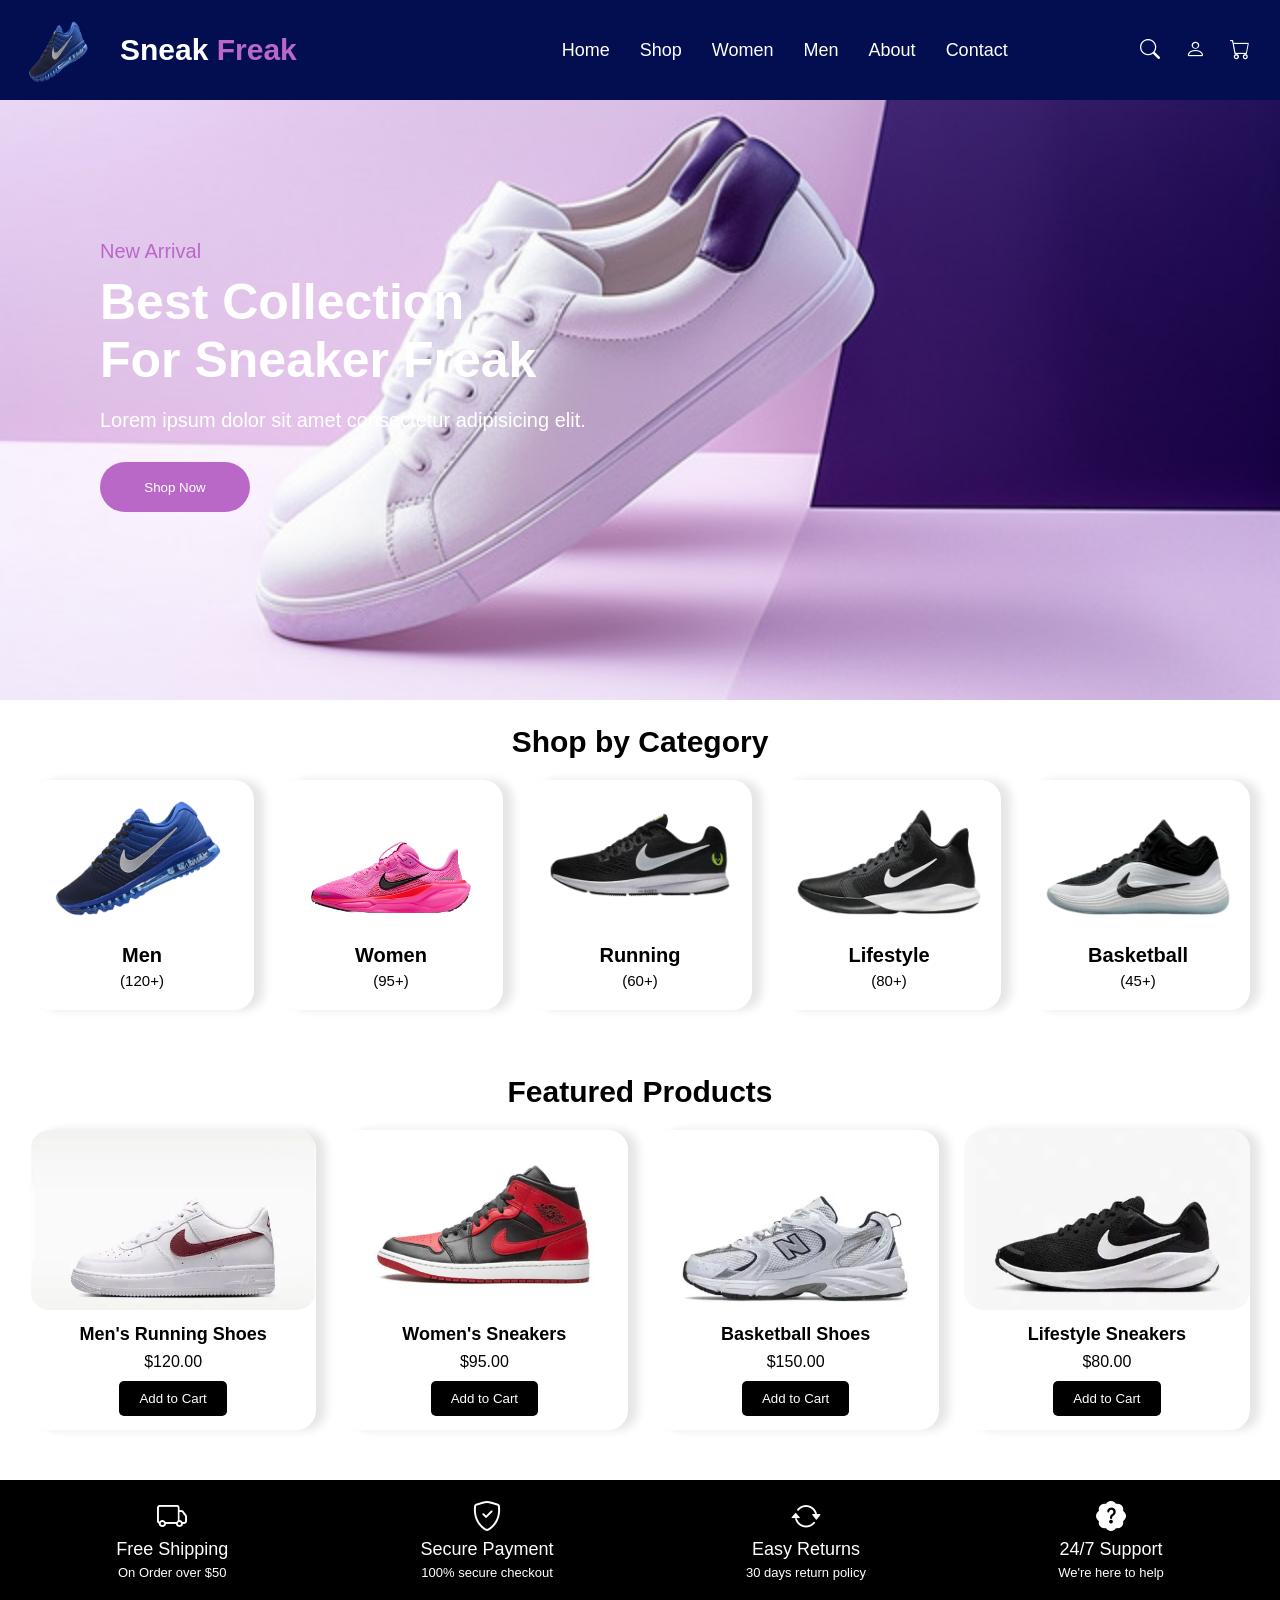
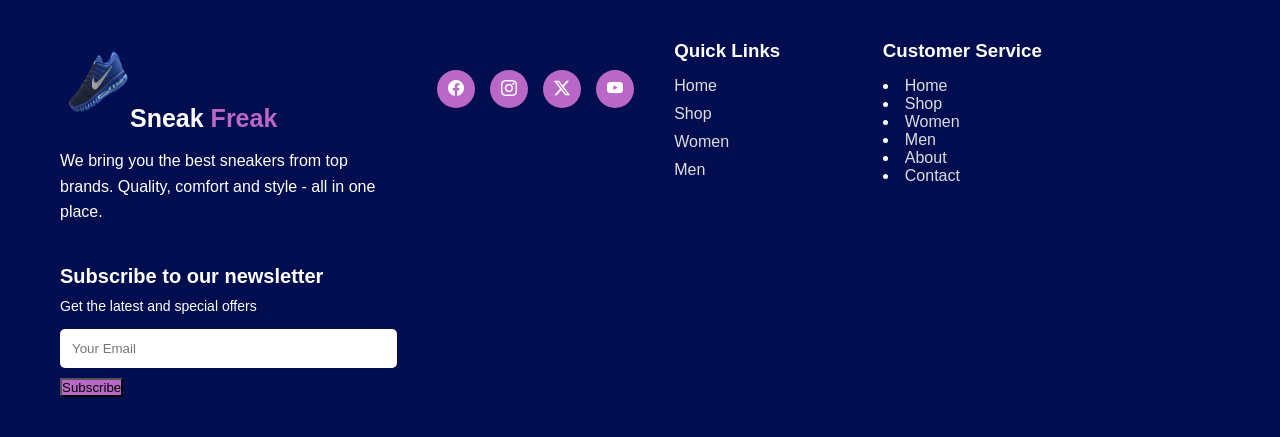
<file: index.html>
<!DOCTYPE html>
<html lang="en">
<head>
    <meta charset="UTF-8">
    <meta name="viewport" content="width=device-width, initial-scale=1.0">
    <link rel="stylesheet" href="style.css">
    <script src="https://ajax.googleapis.com/ajax/libs/jquery/3.7.1/jquery.min.js"></script>
    <link rel="stylesheet"href="https://cdn.jsdelivr.net/npm/bootstrap-icons@1.13.1/font/bootstrap-icons.min.css">

    <title>Sneak Freak</title>
</head>

<body>

<!-- ================= TOP BAR ================= -->
<div class="top-bar">

    <img src="image/img1.png" alt="Logo">

    <h1>
        Sneak <span>Freak</span>
    </h1>

    <!-- MENU -->
    <ul id="top">

        <i id="cross" class="bi bi-x-lg"></i>

        <li><a href="index.html">Home</a></li>
        <li><a href="shop.html">Shop</a></li>
        <li><a href="">Women</a></li>
        <li><a href="">Men</a></li>
        <li><a href="">About</a></li>
        <li><a href="">Contact</a></li>

    </ul>

    <!-- ICONS -->
    <div class="conter-icon">

        <i class="bi bi-search"></i>
        <i class="bi bi-person"></i>
        <i class="bi bi-cart"></i>

        <!-- THREE LINE MENU -->
        <i id="mean" class="bi bi-list"></i>

    </div>

</div>


<!-- ================= HERO ================= -->
<div class="hero-section">

    <span>New Arrival</span>

    <h1>
        Best Collection <br>
        For Sneaker Freak
    </h1>

    <p>
        Lorem ipsum dolor sit amet consectetur adipisicing elit.
        <br>

        <button>Shop Now</button>
    </p>

</div>


<!-- ================= CATEGORY ================= -->
<div class="Sneaker-Card">

    <h1>Shop by Category</h1>

    <div class="porduct-one">
        <img src="image/img1.png">
        <h2>Men</h2>
        <span>(120+)</span>
    </div>

    <div class="porduct-two">
        <img src="image/img3.png">
        <h2>Women</h2>
        <span>(95+)</span>
    </div>

    <div class="porduct-three">
        <img src="image/img4.png">
        <h2>Running</h2>
        <span>(60+)</span>
    </div>

    <div class="porduct-four">
        <img src="image/img5.png">
        <h2>Lifestyle</h2>
        <span>(80+)</span>
    </div>

    <div class="porduct-five">
        <img src="image/img6.png">
        <h2>Basketball</h2>
        <span>(45+)</span>
    </div>

</div>


<!-- ================= PRODUCTS ================= -->
<div class="Add-card">

    <h2>Featured Products</h2>

    <div class="card-one">
        <img src="image/img7.webp">
        <h3>Men's Running Shoes</h3>
        <span>$120.00</span>
        <button class="btn">Add to Cart</button>
    </div>

    <div class="card-two">
        <img src="image/img8.webp">
        <h3>Women's Sneakers</h3>
        <span>$95.00</span>
        <button class="btn">Add to Cart</button>
    </div>

    <div class="card-three">
        <img src="image/img9.webp">
        <h3>Basketball Shoes</h3>
        <span>$150.00</span>
        <button class="btn">Add to Cart</button>
    </div>

    <div class="card-four">
        <img src="image/img10.webp">
        <h3>Lifestyle Sneakers</h3>
        <span>$80.00</span>
        <button class="btn">Add to Cart</button>
    </div>

</div>


<!-- ================= FEATURES ================= -->
<div class="Sport">

    <div class="icon-two">
        <i class="bi bi-truck"></i>
        <span>Free Shipping</span>
        <p>On Order over $50</p>
    </div>

    <div class="icon-three">
        <i class="bi bi-shield-check"></i>
        <span>Secure Payment</span>
        <p>100% secure checkout</p>
    </div>

    <div class="icon-for">
        <i class="bi bi-arrow-repeat"></i>
        <span>Easy Returns</span>
        <p>30 days return policy</p>
    </div>

    <div class="icon-five">
        <i class="bi bi-patch-question-fill"></i>
        <span>24/7 Support</span>
        <p>We're here to help</p>
    </div>

</div>


<!-- ================= FOOTER ================= -->
<footer class="footer">

    <div class="footer-conter">

        <img src="image/img1.png">

        <h3>
            Sneak <span>Freak</span>
        </h3>

        <p>
            We bring you the best sneakers from
            top brands. Quality, comfort and style
            - all in one place.
        </p>

    </div>


    <div class="social-icons">

        <a href="#"><i class="bi bi-facebook"></i></a>
        <a href="#"><i class="bi bi-instagram"></i></a>
        <a href="#"><i class="bi bi-twitter-x"></i></a>
        <a href="#"><i class="bi bi-youtube"></i></a>

    </div>


    <div class="footer-box">

        <h3>Quick Links</h3>

        <a href="">Home</a>
        <a href="">Shop</a>
        <a href="">Women</a>
        <a href="">Men</a>

    </div>


    <div class="footer-two">

        <h3>Customer Service</h3>

        <li><a href="">Home</a></li>
        <li><a href="">Shop</a></li>
        <li><a href="">Women</a></li>
        <li><a href="">Men</a></li>
        <li><a href="">About</a></li>
        <li><a href="">Contact</a></li>

    </div>


    <div class="footer-contant">

        <h4>Subscribe to our newsletter</h4>

        <p>Get the latest and special offers</p>

        <input type="email" placeholder="Your Email">

        <button class="btn">Subscribe</button>

    </div>

</footer>


<!-- ================= JQUERY MENU ================= -->

<script>

$(document).ready(function(){

    // Three line click
    $("#mean").click(function(){

        $("#top").addClass("active");

    });


    // X click
    $("#cross").click(function(){

        $("#top").removeClass("active");

    });

});

</script>

</body>
</html>
</file>
<file: style.css>
* {
margin: 0;
padding: 0;
box-sizing: border-box;
}

body {
width: 100%;
overflow-x: hidden;
font-family: Arial, sans-serif;
}


/* ================= TOP BAR ================= */

.top-bar {
width: 100%;
height: 100px;
background-color: rgb(2, 14, 80);

display: flex;
align-items: center;

position: relative;
z-index: 1000;
}

.top-bar img {
width: 80px;
height: 80px;
margin-left: 20px;
}

.top-bar h1 {
color: white;
font-size: 30px;
margin-left: 20px;
}

.top-bar h1 span {
color: #BA68C8;
}


/* ================= NAV ================= */

.top-bar ul {
display: flex;
margin-left: 250px;
list-style: none;
}

.top-bar ul li {
padding: 10px 15px;
}

.top-bar ul li a {
color: white;
text-decoration: none;
font-size: 18px;
}

.top-bar ul li a:hover {
color: #BA68C8;
}


/* ================= ICONS ================= */

.conter-icon {
color: white;
display: flex;
align-items: center;
gap: 25px;
margin-left: auto;
margin-right: 30px;
}

.conter-icon i {
color: white;
font-size: 20px;
cursor: pointer;
}

#mean {
display: none;
}

#cross {
display: none;
}


/* ================= HERO ================= */

.hero-section {
width: 100%;
height: 600px;
background-image: url("image/img2.jpg");
background-size: cover;
background-position: center;
position: relative;
padding: 140px 0 0 100px;
}

.hero-section span {
color: #BA68C8;
font-size: 20px;
}

.hero-section h1 {
color: white;
font-size: 50px;
margin-top: 10px;
}

.hero-section p {
color: white;
font-size: 20px;
margin-top: 20px;
}

.hero-section button {
width: 150px;
height: 50px;
background-color: #BA68C8;
color: white;
border: none;
border-radius: 30px;
cursor: pointer;
margin-top: 30px;
}


/* ================= CATEGORY ================= */

.Sneaker-Card {
width: 100%;
min-height: 350px;
background-color: white;
display: flex;
align-items: center;
gap: 25px;
padding: 80px 30px 40px;
position: relative;
}

.Sneaker-Card > h1 {
position: absolute;
top: 25px;
left: 50%;
transform: translateX(-50%);
color: black;
font-size: 30px;
white-space: nowrap;
}


/* Category cards */

.porduct-one,
.porduct-two,
.porduct-three,
.porduct-four,
.porduct-five {
width: 20%;
height: 230px;
background-color: white;
border-radius: 20px;
box-shadow: 10px 0 10px rgba(0, 0, 0, 0.1);
transition: 0.5s;
overflow: hidden;
}

.porduct-one:hover,
.porduct-two:hover,
.porduct-three:hover,
.porduct-four:hover,
.porduct-five:hover {
transform: translateY(-10px);
}

.porduct-one img,
.porduct-two img,
.porduct-three img,
.porduct-four img,
.porduct-five img {
width: 100%;
height: 150px;
object-fit: cover;
border-radius: 20px;
}

.porduct-one h2,
.porduct-two h2,
.porduct-three h2,
.porduct-four h2,
.porduct-five h2 {
color: black;
font-size: 20px;
text-align: center;
margin-top: 10px;
}

.porduct-one span,
.porduct-two span,
.porduct-three span,
.porduct-four span,
.porduct-five span {
display: block;
color: black;
font-size: 15px;
text-align: center;
margin-top: 5px;
}

/* ================= FEATURED PRODUCTS ================= */

.Add-card {
width: 100%;
background-color: white;
display: flex;
align-items: center;
gap: 25px;
padding: 80px 30px 50px;
position: relative;
}

.Add-card > h2 {
position: absolute;
top: 25px;
left: 50%;
transform: translateX(-50%);
color: black;
font-size: 30px;
white-space: nowrap;
}


.card-one,
.card-two,
.card-three,
.card-four {
width: 25%;
min-height: 300px;
background-color: white;
border-radius: 20px;
box-shadow: 10px 0 10px rgba(0, 0, 0, 0.1);
transition: 0.5s;
overflow: hidden;
}

.card-one:hover,
.card-two:hover,
.card-three:hover,
.card-four:hover {
transform: translateY(-10px);
}

.Add-card img {
width: 100%;
height: 180px;
object-fit: cover;
border-radius: 20px;
}


.Add-card h3 {
color: black;
font-size: 18px;
text-align: center;
margin-top: 10px;
}

.Add-card span {
display: block;
color: black;
text-align: center;
margin-top: 8px;
}


.Add-card button {
display: block;
margin: 10px auto;
color: white;
background-color: black;
border: none;
padding: 10px 20px;
border-radius: 5px;
cursor: pointer;
}


/* ================= SPORT ================= */

.Sport {
width: 100%;
min-height: 120px;
background-color: black;
display: flex;
align-items: center;
justify-content: space-around;
padding: 20px;
}

.Sport > div {
color: white;
text-align: center;
}

.Sport i {
font-size: 30px;
display: block;
margin-bottom: 5px;
}

.Sport span {
color: white;
font-size: 18px;
}

.Sport p {
color: white;
font-size: 13px;
margin-top: 5px;
}


/* ================= FOOTER ================= */

.footer {
width: 100%;
min-height: 320px;
background-color: rgb(2, 14, 80);
color: white;
display: grid;
grid-template-columns: 2fr 1fr 1fr 2fr;
gap: 40px;
padding: 40px 60px;
}


/* Footer logo */

.footer-conter img {
width: 80px;
height: 80px;
}

.footer-conter h3 {
font-size: 25px;
margin-top: -20px;
margin-left: 70px;
}

.footer-conter h3 span {
color: #BA68C8;
}

.footer-conter p {
margin-top: 15px;
line-height: 1.6;
}


/* Social */

.social-icons {
display: flex;
gap: 15px;
margin-top: 30px;
}

.social-icons a {
width: 38px;
height: 38px;
display: flex;
justify-content: center;
align-items: center;
background-color: #BA68C8;
border-radius: 50%;
color: white;
text-decoration: none;
}

.social-icons a:hover {
background-color: white;
color: rgb(2, 14, 80);
}


/* Footer links */

.footer-box,
.footer-two {
display: flex;
flex-direction: column;
}

.footer-box h3,
.footer-two h3 {
margin-bottom: 15px;
}

.footer-box a,
.footer-two a {
color: #ddd;
text-decoration: none;
margin-bottom: 10px;
}

.footer-box a:hover,
.footer-two a:hover {
color: #BA68C8;
}

/* Newsletter */

.footer-contant h4 {
font-size: 20px;
}

.footer-contant p {
margin-top: 10px;
font-size: 14px;
}

.footer-contant input {
width: 100%;
padding: 12px;
margin-top: 15px;
border: none;
border-radius: 5px;
}

.footer-contant button {
margin-top: 10px;
background-color: #BA68C8;
}


/* ================================================= */
/* ================= MOBILE ========================= */
/* ================================================= */

@media screen and (max-width: 768px) {


    /* TOP BAR */

    .top-bar {

        height: 75px;

        padding: 0 15px;
    }

    .top-bar img {

        width: 55px;
        height: 55px;

        margin-left: 0;
    }

    .top-bar h1 {

        font-size: 23px;

        margin-left: 10px;
    }


    /* ICONS */

    .conter-icon {

        gap: 15px;

        margin-right: 0;
    }

    .conter-icon i {

        font-size: 18px;
    }


    /* THREE LINE SHOW */

    #mean {

        display: block;

        font-size: 25px;

        cursor: pointer;
    }


    /* MOBILE MENU */

    .top-bar ul {

        position: fixed;

        top: 0;
        right: -280px;

        width: 260px;
        height: 100vh;

        background-color: rgb(2, 14, 80);

        display: flex;

        flex-direction: column;

        padding-top: 80px;

        margin: 0;

        transition: 0.4s;

        z-index: 2000;
    }


    /* MENU OPEN */

    .top-bar ul.active {

        right: 0;
    }


    .top-bar ul li {

        display: block;

        padding: 18px 30px;

        border-bottom: 1px solid rgba(255,255,255,0.1);
    }


    .top-bar ul li a {

        font-size: 18px;
    }


    /* X BUTTON */

    #cross {

        display: block;

        position: absolute;

        top: 25px;
        right: 25px;

        color: white;

        font-size: 22px;

        cursor: pointer;
    }


    /* HERO */

    .hero-section {

        height: 500px;

        padding: 100px 25px 0;

        background-position: center;
    }

    .hero-section span {

        font-size: 16px;
    }

    .hero-section h1 {

        font-size: 35px;

        line-height: 1.2;
    }

    .hero-section p {

        font-size: 16px;
    }

    .hero-section button {

        margin-top: 25px;
    }


    /* CATEGORY */

    .Sneaker-Card {

        min-height: auto;

        display: grid;

        grid-template-columns: repeat(2, 1fr);

        gap: 15px;

        padding: 80px 15px 30px;
    }


    .Sneaker-Card > h1 {

        font-size: 24px;

        top: 30px;
    }


    .porduct-one,
    .porduct-two,
    .porduct-three,
    .porduct-four,
    .porduct-five {

        width: 100%;

        height: 210px;

        margin: 0;
    }


    .porduct-one img,
    .porduct-two img,
    .porduct-three img,
    .porduct-four img,
    .porduct-five img {

        height: 130px;
    }


    /* FEATURED */

    .Add-card {

        display: grid;

        grid-template-columns: 1fr 1fr;

        gap: 15px;

        padding: 80px 15px 30px;
    }


    .Add-card > h2 {

        font-size: 24px;

        top: 30px;
    }


    .card-one,
    .card-two,
    .card-three,
    .card-four {

        width: 100%;

        min-height: 280px;
    }


    .Add-card img {

        height: 150px;
    }


    .Add-card h3 {

        font-size: 16px;
    }


    /* SPORT */

    .Sport {

        display: grid;

        grid-template-columns: 1fr 1fr;

        gap: 25px;

        padding: 30px 15px;
    }


    .Sport > div {

        text-align: center;
    }


    .Sport i {

        margin: 0 auto 8px;
    }


    /* FOOTER */

    .footer {

        display: grid;

        grid-template-columns: 1fr;

        gap: 30px;

        padding: 40px 25px;
    }


    .footer-conter h3 {

        margin-left: 0;

        margin-top: 5px;
    }


    .social-icons {

        margin-top: 10px;
    }


    .footer-box,
    .footer-two {

        margin: 0;
    }


    .footer-contant {

        margin: 0;
    }


    .footer-contant input {

        width: 100%;
    }

}


/* ================================================= */
/* ================= SMALL MOBILE =================== */
/* ================================================= */

@media screen and (max-width: 480px) {


    .top-bar {

        height: 70px;
    }


    .top-bar img {

        width: 50px;
        height: 50px;
    }


    .top-bar h1 {

        font-size: 20px;
    }


    .conter-icon {

        gap: 10px;
    }


    .conter-icon .bi-search,
    .conter-icon .bi-person {

        display: none;
    }


    .hero-section {

        height: 450px;

        padding: 100px 20px 0;
    }


    .hero-section h1 {

        font-size: 30px;
    }


    .Sneaker-Card {

        grid-template-columns: 1fr;
    }


    .Add-card {

        grid-template-columns: 1fr;
    }


    .porduct-one,
    .porduct-two,
    .porduct-three,
    .porduct-four,
    .porduct-five {

        height: 230px;
    }


    .porduct-one img,
    .porduct-two img,
    .porduct-three img,
    .porduct-four img,
    .porduct-five img {

        height: 150px;
    }


    .Sport {

        grid-template-columns: 1fr;
    }


    .footer {

        padding: 35px 20px;
    }

}
</file>
